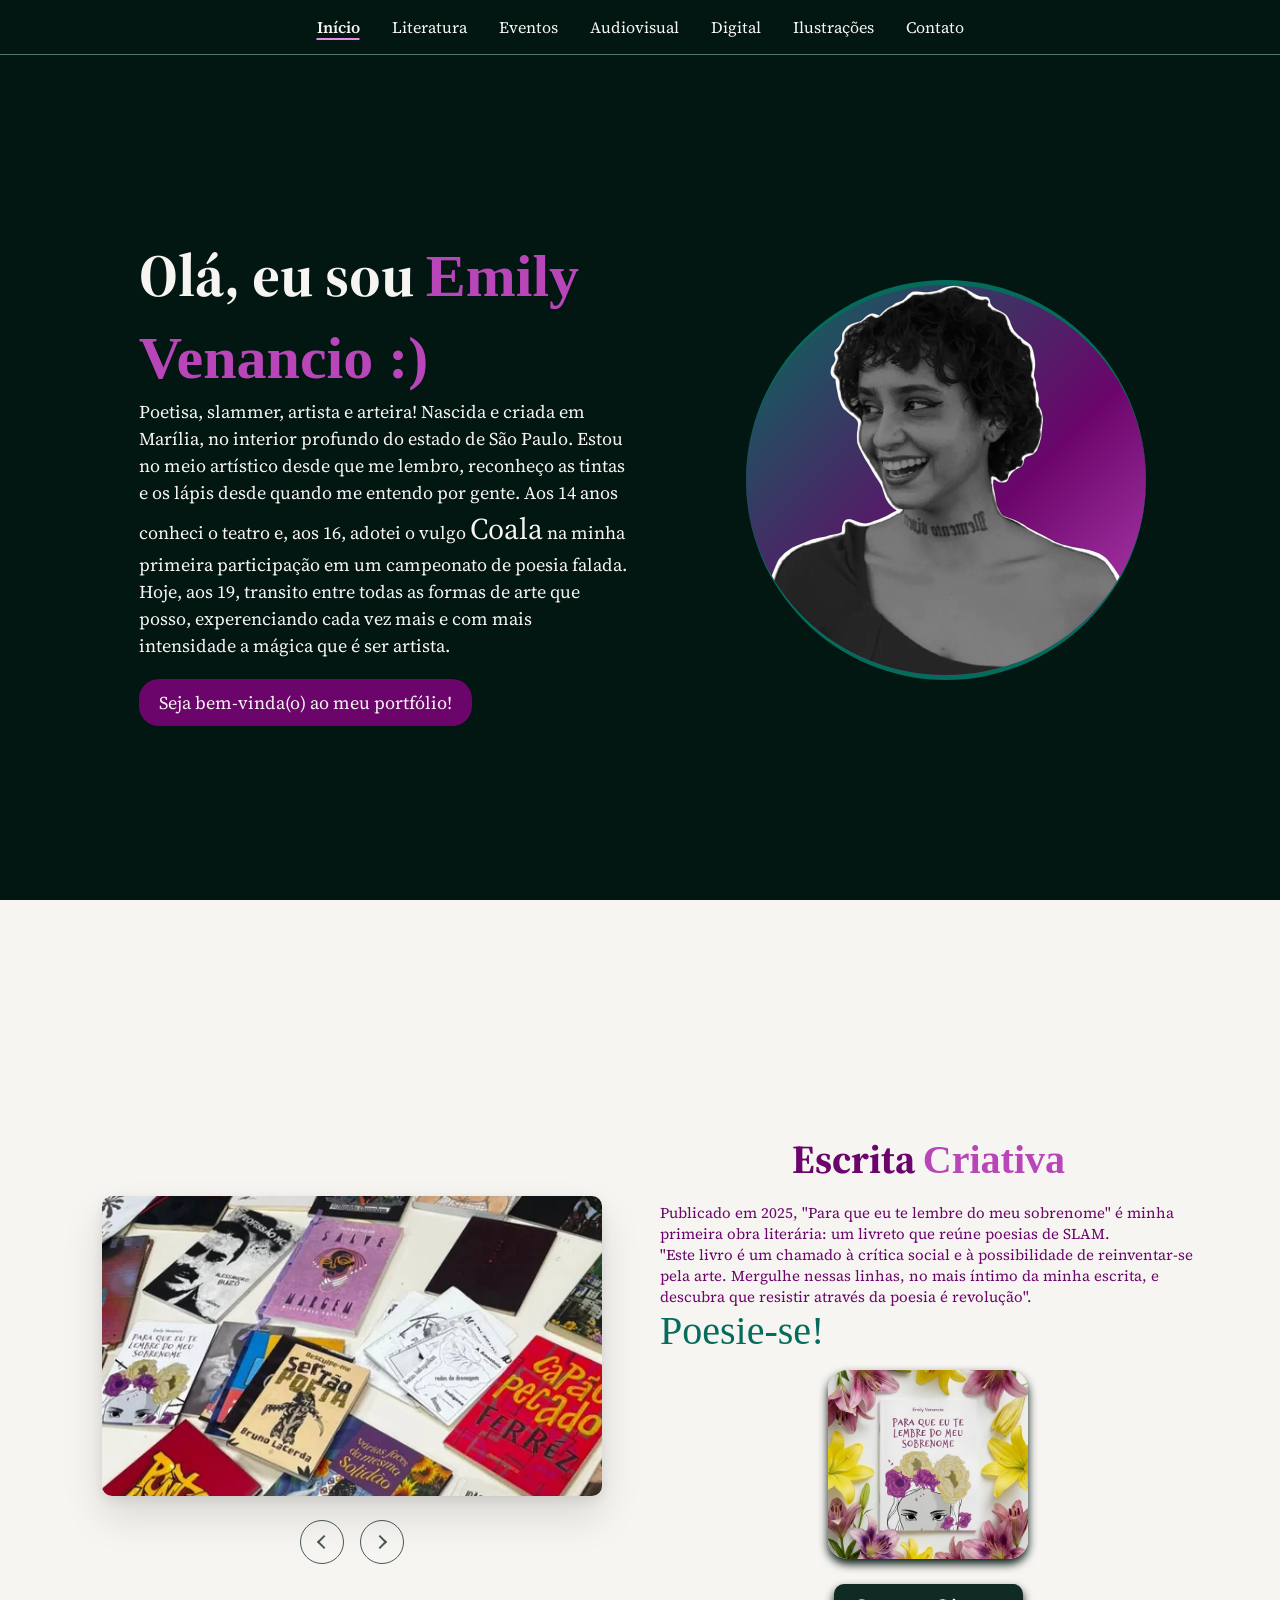
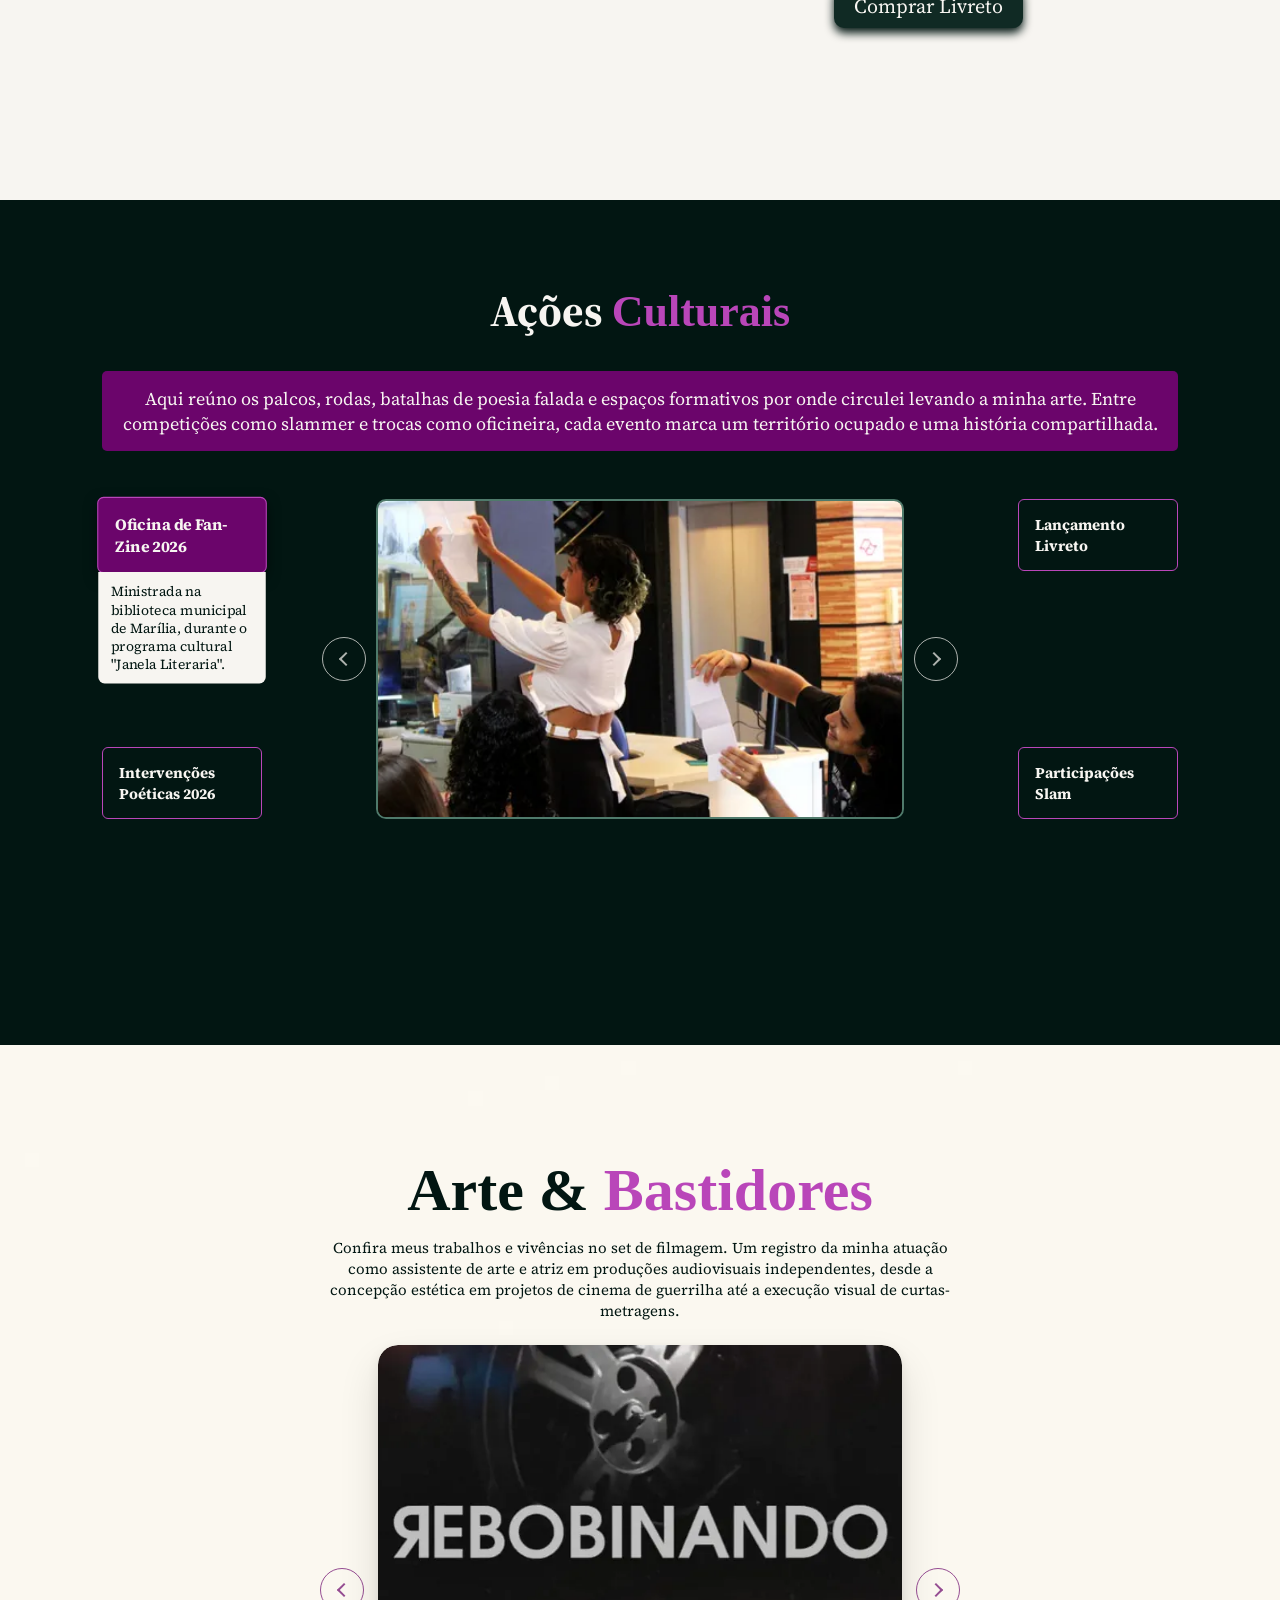
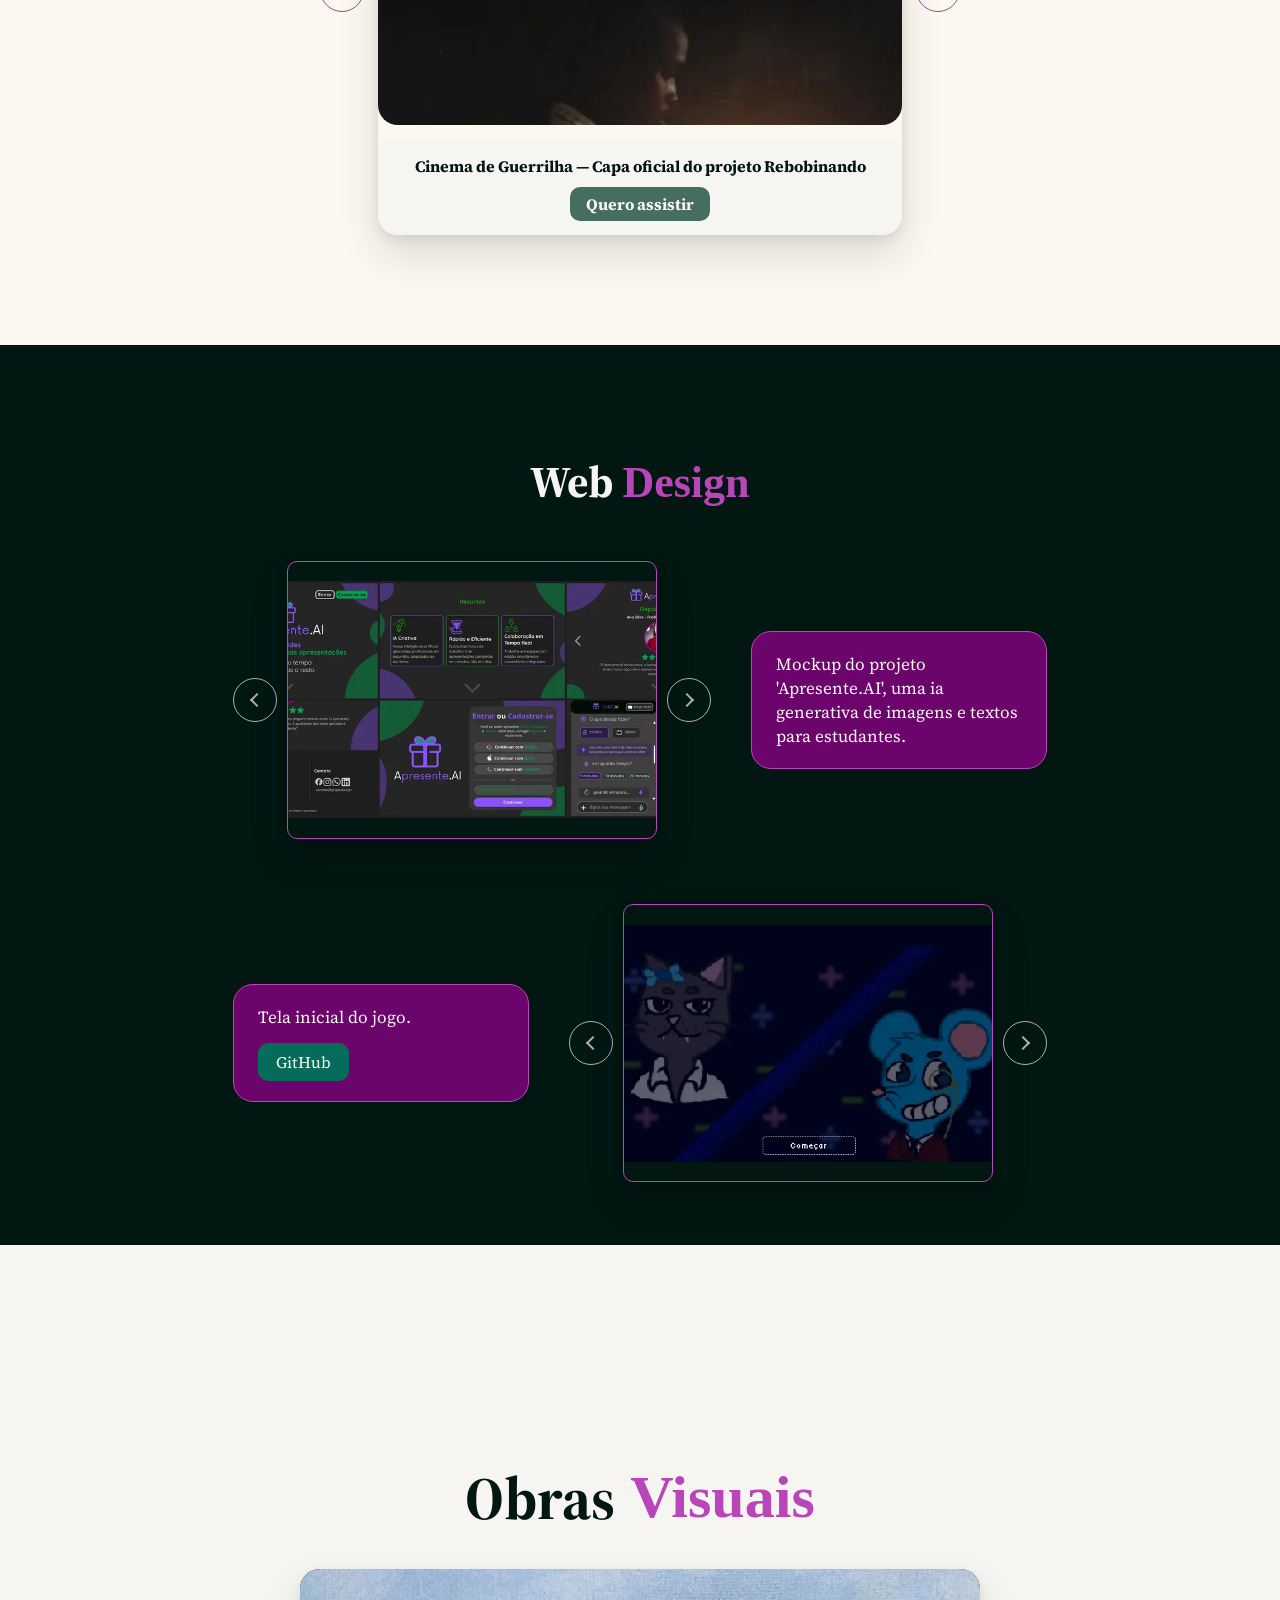
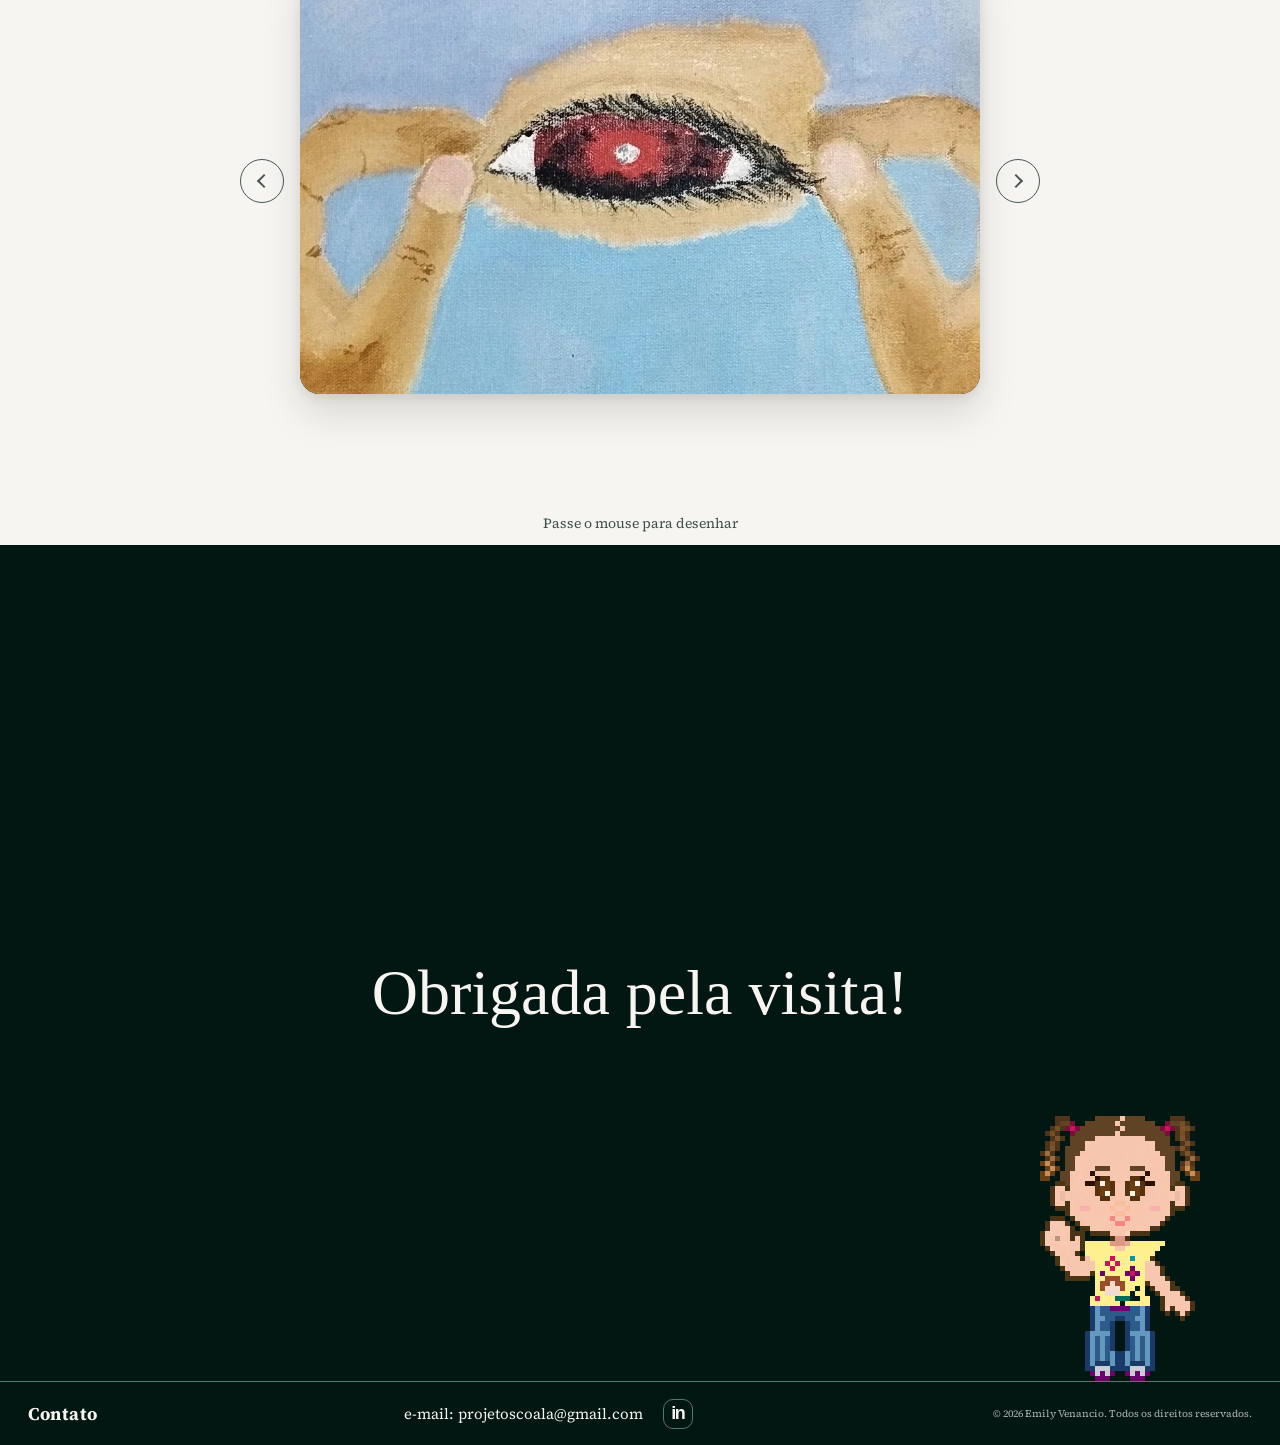
<file: index.html>
<!DOCTYPE html>

<html lang="pt-BR">

<head>

    <meta charset="UTF-8">

    <meta name="viewport" content="width=device-width, initial-scale=1.0">

    <title>Emily Venancio</title>

    <meta name="description" content="Portfólio de Emily Venancio, artista de Marília: poesia falada, literatura, ações culturais, audiovisual, projetos digitais e artes visuais.">

    <meta name="theme-color" content="#021612">

    <meta property="og:type" content="website">

    <meta property="og:locale" content="pt_BR">

    <meta property="og:site_name" content="Emily Venancio">

    <meta property="og:title" content="Emily Venancio — Portfólio artístico">

    <meta property="og:description" content="Poesia falada, literatura, ações culturais, audiovisual, projetos digitais e artes visuais.">

    <meta property="og:image" content="https://raw.githubusercontent.com/emilyvenancio/PortifolioArtes/main/imagens/emily/imgPrincipal.webp">

    <meta property="og:image:alt" content="Retrato de Emily Venancio">

    <meta property="og:image:width" content="800">

    <meta property="og:image:height" content="800">

    <link rel="icon" type="image/svg+xml" href="./favicon.svg">

    <link rel="preconnect" href="https://fonts.googleapis.com">

    <link rel="preconnect" href="https://fonts.gstatic.com" crossorigin>

    <link href="https://fonts.googleapis.com/css2?family=Crafty+Girls&family=Source+Serif+4:ital,opsz,wght@0,8..60,200..900;1,8..60,200..900&display=swap" rel="stylesheet">

    <link rel="stylesheet" href="./style/reset.css">

    <link rel="stylesheet" href="./style/style.css">

    <script src="./src/scripts.js" defer></script>

</head>

<body>

    <header>

        <nav>

             <button type="button" id="btnMenu" aria-label="Abrir menu" aria-expanded="false" aria-controls="navbar">

        <span></span><span></span><span></span>

    </button>

    <ul id="navbar">

    <li class="navitem"><a href="#apresentacao">Início</a></li>

    <li class="navitem"><a href="#literatura">Literatura</a></li>

    <li class="navitem"><a href="#eventos">Eventos</a></li>

    <li class="navitem"><a href="#audiovisual">Audiovisual</a></li>

    <li class="navitem"><a href="#projetosDigitais">Digital</a></li>

    <li class="navitem"><a href="#ilustracoes">Ilustrações</a></li>

    <li class="navitem"><a href="#contato">Contato</a></li>

    </ul>

        </nav>

    </header>

    <main>

        <section id="apresentacao">

            <div id="textHome">

                <h1>

                    Olá, eu sou

                    <span class="segundaPalavra">Emily Venancio :)</span>

                </h1>

                <p id="textTit">

                    Poetisa, slammer, artista e arteira! Nascida e criada em Marília,

                     no interior profundo do estado de São Paulo. Estou no meio artístico desde que me lembro,

                    reconheço as tintas e os lápis desde quando me entendo por gente. Aos 14 anos conheci o teatro e, aos 16, 

                    adotei o vulgo <span id="coala">Coala</span> na minha primeira participação em um campeonato de poesia falada. Hoje, aos 19, transito

                     entre todas as formas de arte que posso, experenciando cada vez mais e com mais intensidade a mágica que é ser artista.<br>

                     <span id="boasVindas"> Seja bem-vinda(o) ao meu portfólio!</span>

                </p>

            </div>

            <img
                id="imgHome"
                src="./imagens/emily/imgPrincipal.webp"
                alt="Foto de Emily Venancio" fetchpriority="high" decoding="async">
        </section>

        <section id="literatura">

            <div class="carrossel">

                <div class="imgCarrossel">

                    <img

                        src="./imagens/literatura/zineLivros.webp"

                        alt="Zines e livros"

                        class="slider ativo" loading="lazy" decoding="async">

                    <img

                        src="./imagens/literatura/zineEmily.webp"

                        alt="Emily com seu zine"

                        class="slider" loading="lazy" decoding="async">

                    <img

                        src="./imagens/literatura/livretopremioslam.webp"

                        alt="Livreto e premiações"

                        class="slider" loading="lazy" decoding="async">

                    <img

                        src="./imagens/literatura/zineMesa.webp"

                        alt="Zines expostos sobre uma mesa"

                        class="slider" loading="lazy" decoding="async">

                </div>

                <div id="botoesCarrossel">

                    <button type="button"

                        id="voltarCarrossel"

                        class="seta seta-voltar"

                        aria-label="Anterior"

                    ></button>

                    <button type="button"

                        id="avancarCarrossel"

                        class="seta seta-avancar"

                        aria-label="Próximo"

                    ></button>

                </div>

            </div>

            <div id="livreto">

                <h2 id="titLiteratura">

                    Escrita <span class="segundaPalavra">Criativa</span> 

                </h2>

                <p class="textLiteratura">

                    Publicado em 2025, "Para que eu te lembre do meu sobrenome" 

                    é minha primeira obra literária: um livreto que reúne poesias de SLAM. <br>

                    "Este livro é um chamado à crítica social e à possibilidade de reinventar-se pela arte.

                    Mergulhe nessas linhas, no mais íntimo da minha escrita, e descubra que resistir através da poesia

                    é revolução". <br>

                    <span id="textLiv">Poesie-se!</span>
                </p>
                <div id="livro">
                    <img

                        class="livroImg"

                        src="./imagens/literatura/livrovenda.webp"

                        alt="Capa do livro disponível para compra" loading="lazy" decoding="async">

                    <a

                        id="compraLivro"

                        href="https://docs.google.com/forms/d/1WksNWnHS6Vwn8pEGz-zRGq9TpO-a3-dG3RsVVjNHo3Y/viewform?edit_requested=true&pli=1" target="_blank" rel="noopener noreferrer">

                        Comprar Livreto

                    </a>

                </div>

            </div>

        </section>

        <section id="eventos">

            <div id="cabecalhoEv">

                <h2 id="tituloEventos">

                    Ações <span class="segundaPalavra">Culturais</span>

                </h2>

                <p id="subEventos">

                    Aqui reúno os palcos, rodas, batalhas de poesia falada e espaços formativos por onde circulei levando a minha arte. 

                    Entre competições como slammer e trocas como oficineira, 

                    cada evento marca um território ocupado e uma história compartilhada.

                </p>

            </div>

            <div id="palcoEv">

                <div class="colunaCardsEv esq">

                    <div

                        class="cardEv"

                        role="button"

                        tabindex="0"

                        aria-pressed="false"

                        data-evento="oficina"

                    >

                        <h3>Oficina de Fan-Zine 2026</h3>

                        <div class="painelEv">

                            <p>

                               Ministrada na biblioteca municipal de Marília, durante o programa cultural "Janela Literaria".

                            </p>

                        </div>

                    </div>

                    <div

                        class="cardEv"

                        role="button"

                        tabindex="0"

                        aria-pressed="false"

                        data-evento="intervencoes"

                    >

                        <h3>Intervenções Poéticas 2026</h3>

                        <div class="painelEv">

                            <p>

                                Realizadas a convite dos coletivos NOSOTRAS e POVOADA, na escola Reiko e durante uma iniciativa cultutual contra a cultura do estupro.

                            </p>

                        </div>

                    </div>

                </div>

                <div class="carrosselEv">

                    <button type="button"

                        id="voltarEv"

                        class="seta seta-voltar"

                        aria-label="Foto anterior"

                    ></button>

                    <div class="slidesEv">

                        <img

                            src="./imagens/eventos/oficinaZIne/ofcZine.webp"

                            alt="Emily orienta participantes durante uma oficina de fanzine em uma biblioteca."

                            class="slideEv ativo"

                            data-evento="oficina" loading="lazy" decoding="async">

                        <img

                            src="./imagens/eventos/oficinaZIne/ofcZine2.webp"

                            alt="Participantes dobram e recortam papéis em uma oficina de fanzine na biblioteca."

                            class="slideEv"

                            data-evento="oficina" loading="lazy" decoding="async">

                        <img

                            src="./imagens/eventos/oficinaZIne/ofcZine3.webp"

                            alt="Emily mostra um fanzine pronto ao grupo durante a oficina."

                            class="slideEv"

                            data-evento="oficina" loading="lazy" decoding="async">

                        <img

                            src="./imagens/eventos/oficinaZIne/ofcZine4.webp"

                            alt="Participante desenha corações em seu fanzine artesanal."

                            class="slideEv"

                            data-evento="oficina" loading="lazy" decoding="async">

                        <img

                            src="./imagens/eventos/intervencaoPovoada/povoada2.webp"

                            alt="Arte de divulgação de intervenção poética com o retrato de Coala e um megafone."

                            class="slideEv"

                            data-evento="intervencoes" loading="lazy" decoding="async">

                        <img

                            src="./imagens/eventos/intervencaoPovoada/povoada2026.webp"

                            alt="Emily declama ao microfone durante uma intervenção poética."

                            class="slideEv"

                            data-evento="intervencoes" loading="lazy" decoding="async">

                        <img

                            src="./imagens/eventos/intervencaoReiko/intRk1.webp"

                            alt="Participantes reunidos diante de cartazes durante uma intervenção poética na Escola Reiko."

                            class="slideEv"

                            data-evento="intervencoes" loading="lazy" decoding="async">

                        <img

                            src="./imagens/eventos/intervencaoReiko/intRk2.webp"

                            alt="Emily lê um poema ao microfone durante uma intervenção na Escola Reiko."

                            class="slideEv"

                            data-evento="intervencoes" loading="lazy" decoding="async">

                        <img

                            src="./imagens/eventos/intervencaoReiko/intRk3.webp"

                            alt="Emily e três participantes posam juntos diante de cartazes poéticos na Escola Reiko."

                            class="slideEv"

                            data-evento="intervencoes" loading="lazy" decoding="async">

                        <img

                            src="./imagens/eventos/intervencaoReiko/stencilRk.webp"

                            alt="Cartazes com retrato de Coala e versos de poesia colados em um mural."

                            class="slideEv"

                            data-evento="intervencoes" loading="lazy" decoding="async">

                        <img

                            src="./imagens/eventos/slamSubterraneo/sub2026.webp"

                            alt="Emily apresenta seu livreto ao público ao ar livre, com microfone e celular na mão."

                            class="slideEv"

                            data-evento="lancamento" loading="lazy" decoding="async">

                        <img

                            src="./imagens/eventos/slamSubterraneo/sub20261.webp"

                            alt="Texto de apresentação de Emily e do livreto Para que eu te lembre do meu sobrenome."

                            class="slideEv"

                            data-evento="lancamento" loading="lazy" decoding="async">

                        <img

                            src="./imagens/eventos/slamSubterraneo/subterraneo.webp"

                            alt="Cartaz do lançamento do livreto com retrato de Emily e data 23 de maio."

                            class="slideEv"

                            data-evento="lancamento" loading="lazy" decoding="async">

                        <img

                            src="./imagens/eventos/slamSubterraneo/subt2.webp"

                            alt="Cartaz de divulgação do livreto de Emily Venancio."

                            class="slideEv"

                            data-evento="lancamento" loading="lazy" decoding="async">

                        <img

                            src="./imagens/eventos/semanaHiphop/slamsh.webp"

                            alt="Emily declama ao microfone em um evento da Semana HipHop."

                            class="slideEv"

                            data-evento="slam" loading="lazy" decoding="async">

                        <img

                            src="./imagens/eventos/semanaHiphop/slamsh1.webp"

                            alt="Emily segura o microfone e o celular enquanto recita na Semana HipHop."

                            class="slideEv"

                            data-evento="slam" loading="lazy" decoding="async">

                        <img

                            src="./imagens/eventos/semanaHiphop/slamSh2.webp"

                            alt="Emily recita ao microfone de perfil durante a Semana HipHop."

                            class="slideEv"

                            data-evento="slam" loading="lazy" decoding="async">

                        <img

                            src="./imagens/eventos/slamNacasa/nacasafev.webp"

                            alt="Emily consulta o celular ao microfone durante uma edição de fevereiro do Slam na Casa."

                            class="slideEv"

                            data-evento="slam" loading="lazy" decoding="async">

                        <img

                            src="./imagens/eventos/slamNacasa/nacasmar.webp"

                            alt="Artista se apresenta de costas para o público durante uma edição do Slam na Casa."

                            class="slideEv"

                            data-evento="slam" loading="lazy" decoding="async">

                        <img

                            src="./imagens/eventos/slamTransbordar/slamT.webp"

                            alt="Emily recita ao microfone durante o Slam Transbordar."

                            class="slideEv"

                            data-evento="slam" loading="lazy" decoding="async">

                        <img

                            src="./imagens/eventos/slamTransbordar/transbordar.webp"

                            alt="Participantes e organizadores reunidos ao final do Slam Transbordar, segurando a faixa do evento."

                            class="slideEv"

                            data-evento="slam" loading="lazy" decoding="async">

                    </div>

                    <button type="button"

                        id="avancarEv"

                        class="seta seta-avancar"

                        aria-label="Próxima foto"

                    ></button>

                </div>

                <div class="colunaCardsEv dir">

                    <div

                        class="cardEv"

                        role="button"

                        tabindex="0"

                        aria-pressed="false"

                        data-evento="lancamento"

                    >

                        <h3>Lançamento Livreto</h3>

                        <div class="painelEv">

                            <p>

                                Relançamento do livreto no SLAM  mais antigo da cidade (SLAM SUBTERRANEO).

                            </p>

                        </div>

                    </div>

                    <div

                        class="cardEv"

                        role="button"

                        tabindex="0"

                        aria-pressed="false"

                        data-evento="slam"

                    >

                        <h3>Participações Slam</h3>

                        <div class="painelEv">

                            <p>

                                Participações como slammer em competições de poesia falada promovidas por: Semana do HIHHOP, Slam Na casa e Slam Transbordar.

                            </p>

                        </div>

                    </div>

                </div>

            </div>

        </section>

        <section id="audiovisual">

            <div class="fundoAudio">

                <div class="audiovisual-container">

                    <h2 class="titAudiovisual">

                        Arte & <span class="segundaPalavra">Bastidores</span>

                    </h2>

                    <p class="descAudiovisual">

                        Confira meus trabalhos e vivências no set de filmagem. 

                        Um registro da minha atuação como assistente de arte e atriz em produções audiovisuais independentes,

                         desde a concepção estética em projetos de cinema de guerrilha até a execução visual de curtas-metragens.

                    </p>

                    <div class="carrossel-audio">

                        <button type="button"

                            id="voltarAudio"

                            class="seta seta-voltar"

                            aria-label="Anterior"

                        ></button>

                        <div class="audio-slides-wrapper">

                            <div class="audio-slide ativo">

                                <img

                                    src="./imagens/audiovisual/rebobinando/capaReb.webp"

                                    alt="Capa Rebobinando" loading="lazy" decoding="async">

                                <div class="legenda-slide">

                                    <p>

                                        Cinema de Guerrilha — Capa oficial do projeto Rebobinando

                                    </p>

                                    <a id="linkCurta" href="https://youtu.be/HTSyKHKaIrQ?si=tpW2XxJuQ_gCn27s">Quero assistir</a>

                                </div>

                            </div>

                            <div class="audio-slide">

                                <img

                                    src="./imagens/audiovisual/rebobinando/mkofReb.webp"

                                    alt="Making of Rebobinando" loading="lazy" decoding="async">

                                <p class="legenda-slide">

                                    Oficina de Cinema de Guerrilha —

                                    Bastidores de Rebobinando

                                </p>

                            </div>

                            <div class="audio-slide">

                                <img

                                    src="./imagens/audiovisual/shadenfreude/mkofSha.webp"

                                    alt="Making of Schadenfreude" loading="lazy" decoding="async">

                                <p class="legenda-slide">

                                    Curta-metragem Schadenfreude —

                                    Making of e montagem de cena

                                </p>

                            </div>

                            <div class="audio-slide">

                                <img

                                    src="./imagens/audiovisual/neo-m/divulgaNeom.webp"

                                    alt="Divulgação Neo-M" loading="lazy" decoding="async">

                                <p class="legenda-slide">

                                    Curta-metragem / Projeto Neo-M —

                                    Material de divulgação

                                </p>

                            </div>

                        </div>

                        <button type="button"

                            id="avancarAudio"

                            class="seta seta-avancar"

                            aria-label="Próximo"

                        ></button>

                    </div>

                </div>

            </div>

        </section>

        <section id="projetosDigitais">

            <h2 id="tituloProjetos">

                Web <span class="segundaPalavra">Design</span>

            </h2>

            <div id="wiframes" class="projeto">

                <div class="carrosselProj">

                    <button type="button"

                        class="seta seta-voltar"

                        aria-label="Anterior"

                    ></button>

                    <div class="slidesProj">

                        <img

                            src="./imagens/projetosDigitais/apresenteaiMockupGrid.webp"

                            alt="Mockups Apresente.aí"

                            class="slideProj ativo"

                            data-texto="Mockup do projeto 'Apresente.AI', uma ia generativa de imagens e textos para estudantes." loading="lazy" decoding="async">

                        <img

                            src="./imagens/projetosDigitais/bobieMockupGrid.webp"

                            alt="Mockups Bobie"

                            class="slideProj"

                            data-texto="Mockups do projeto Bobie, um site para adoção de pets." loading="lazy" decoding="async">

                    </div>

                    <button type="button"

                        class="seta seta-avancar"

                        aria-label="Próximo"

                    ></button>

                </div>

                <div class="explicacaoProj">

                    <p>

                        Mockup do projeto 'Apresente.AI', uma ia generativa de imagens e textos para estudantes.

                    </p>

                </div>

            </div>

            <div id="jogoMat" class="projeto">

                <div class="carrosselProj">

                    <button type="button"

                        class="seta seta-voltar"

                        aria-label="Anterior"

                    ></button>

                    <div class="slidesProj">

                        <img

                            src="./imagens/projetosDigitais/inicioGame.webp"

                            alt="Tela inicial do jogo"

                            class="slideProj ativo"

                            data-texto="Tela inicial do jogo." loading="lazy" decoding="async">

                        <img

                            src="./imagens/projetosDigitais/selecaoGame.webp"

                            alt="Tela de seleção do jogo"

                            class="slideProj"

                            data-texto="Tela de seleção do jogo." loading="lazy" decoding="async">

                        <img

                            src="./imagens/projetosDigitais/principalGame.webp"

                            alt="Tela principal do jogo"

                            class="slideProj"

                            data-texto="Tela principal do jogo." loading="lazy" decoding="async">

                    </div>

                    <button type="button"

                        class="seta seta-avancar"

                        aria-label="Próximo"

                    ></button>

                </div>

                <div class="explicacaoProj">

                    <p>

                        Jogo matematica computacional.

                    </p>

                    <a href="https://emilyvenancio.github.io/paginaPersonagem/" >

                        GitHub

                    </a>

                </div>

            </div>

        </section>

        <section id="ilustracoes">

            <canvas id="telaPintura"></canvas>

            <p id="dicaIlus" aria-hidden="true">Passe o mouse para desenhar</p>

            <div class="conteudoIlus">

                <h2 id="tituloIlustracoes">

                    Obras <span class="segundaPalavra">Visuais</span>

                </h2>

                <div class="carrosselIlus">

                    <button type="button"

                        class="seta seta-voltar"

                        aria-label="Anterior"

                    ></button>

                    <div class="slidesIlus">

                        <img

                            src="./imagens/ilustracoes/olhosIlustra.webp"

                            alt="Olho vermelho pintado sobre uma tela azul, entre duas mãos."

                            class="slideIlus ativo" loading="lazy" decoding="async">

                        <img

                            src="./imagens/ilustracoes/loucoIlustra.webp"

                            alt="Mulher de cabelos loiros e vestido verde acompanha um gato em um campo."

                            class="slideIlus" loading="lazy" decoding="async">

                        <img

                            src="./imagens/ilustracoes/kaliIlustra.webp"

                            alt="Retrato de Kali com pele azul, olhos dourados e a língua para fora."

                            class="slideIlus" loading="lazy" decoding="async">
                         <img

                            src="./imagens/ilustracoes/derekIlustra.webp"

                            alt="Retrato em aquarela de um bebê com olhos azuis."

                            class="slideIlus" loading="lazy" decoding="async">
                           <img

                            src="./imagens/ilustracoes/carnavalIlustra.webp"

                            alt="Rosto desenhado em preto e branco, cercado por flores e folhas."

                            class="slideIlus" loading="lazy" decoding="async">
                        <img

                            src="./imagens/ilustracoes/bruxaIlustra.webp"

                            alt="Bruxa de chapéu marrom, cabelos verdes e a palavra movimento escrita no pescoço."

                            class="slideIlus" loading="lazy" decoding="async">
                        <img

                            src="./imagens/ilustracoes/alergiaIlustra.webp"

                            alt="Retrato de uma pessoa sorrindo, com cabelo amarelo e a palavra alergia ao fundo."

                            class="slideIlus" loading="lazy" decoding="async">
                        <img

                            src="./imagens/ilustracoes/ouroborosIlustra.webp"

                            alt="Serpente verde e preta enrolada em um círculo, com língua vermelha."

                            class="slideIlus" loading="lazy" decoding="async">

                    </div>

                    <button type="button"

                        class="seta seta-avancar"

                        aria-label="Próximo"

                    ></button>

                </div>

            </div>

        </section>

    </main>

   <footer id="contato">

    <div id="agradecimentos">

        <p id="textAgr">Obrigada pela visita!</p>

        <figure id="gifPixel">

            <img src="./imagens/footer/persona.gif" alt="" loading="lazy" decoding="async">

        </figure>

    </div>

        <div id="infoRodape">

            <h2 id="tituloCtt">Contato</h2>

            <div id="contato1">

                <a id="email" href="mailto:projetoscoala@gmail.com">e-mail: projetoscoala@gmail.com</a>

                <a id="linkedin" href="https://www.linkedin.com/in/emily-vitória-661117257?utm_source=share_via&utm_content=profile&utm_medium=member_android" target="_blank" rel="noopener noreferrer" aria-label="LinkedIn"><span class="iconeLinkedin" aria-hidden="true">in</span></a>

            </div>

            <p id="copyright">&copy; 2026 Emily Venancio. Todos os direitos reservados.</p>

        </div>

    </footer>

</body>

</html>
</file>
<file: style/style.css>
:root {

    --tamSeta: 44px;

    --margemLateral: clamp(16px, 6.5vw, 120px); 

    --margemTopo: 100px;                       

    --margemBaixo: 40px;

}

*,
*::before,
*::after {
    box-sizing: border-box;
}

html {
    width: 100%;
    overflow-x: clip;
}

body {
    overflow-x: clip;

    background-color: #021612;

    color: #F7F5F1;

    font-family: "Source Serif 4", serif;

    width: 100%;
    min-width: 0;

}

section {

    position: relative;

    min-height: 100dvh;

    width: 100%;
    padding: var(--margemTopo) var(--margemLateral) var(--margemBaixo);

}

h1,
h2 {

    font-size: clamp(35px, 6vw, 60px);

}

.seta {

    --cor: var(--corSeta, #F7F5F1);

    flex: 0 0 auto;

    width: var(--tamSeta);

    height: var(--tamSeta);

    padding: 0;

    border: 1px solid var(--cor);

    border-radius: 50%;

    background: transparent;

    cursor: pointer;

    display: flex;

    align-items: center;

    justify-content: center;

    opacity: .7;

    transition: opacity .2s, transform .2s;

}

.seta::before {

    content: "";

    width: 10px;

    height: 10px;

    border-top: 2px solid var(--cor);

    border-right: 2px solid var(--cor);

}

.seta-avancar::before { transform: rotate(45deg);   margin-right: 4px; }

.seta-voltar::before  { transform: rotate(-135deg); margin-left: 4px; }

.seta:hover { opacity: 1; transform: scale(1.08); }

.seta:focus-visible { outline: 2px solid var(--cor); outline-offset: 3px; }

@media (max-width: 600px) {

    :root { --tamSeta: 38px; }

}

nav {

    position: fixed;

    top: 0;

    width: 100%;

    background-color: var(--navFundo, #021612);

    color: #F7F5F1;

    border-bottom: 1px solid #4f7a6b;

    z-index: 100;

    transition: background-color .3s, color .3s;

}

nav.sobre-claro { color: #021612; }

#navbar {

    display: flex;

    flex-wrap: wrap;

    gap: 6px 16px;

    list-style: none;

    font-size: 15px;

    justify-content: center;

    padding: 8px;

}

.navitem {
    font-size: 16px;

    border-radius: 20px;

    transition: background-color .2s, color .2s, transform .2s, box-shadow .2s;

    padding: 4px;

}

.navitem:hover,

.navitem:focus-within {

    background-color: #6B056B;

    color: #F7F5F1;

    transform: translateY(-2px);

    box-shadow: 0 4px 10px rgba(0, 0, 0, .35);

}

.navitem.ativo {
    background-color: transparent;
    color: inherit;
    box-shadow: none;
}

.navitem.ativo a {
    font-weight: 600;
    text-decoration: underline;
    text-decoration-color: #e78de7;
    text-decoration-thickness: 2px;
    text-underline-offset: 5px;
}

nav.sobre-claro .navitem.ativo a {
    text-decoration-color: #6B056B;
}

.navitem a {

    display: block;

    padding: 4px;

}

#btnMenu {

    display: none;

    flex-direction: column;

    align-items: center;

    justify-content: center;

    gap: 6px;

    width: 44px;

    height: 44px;

    margin: 6px 10px 6px auto;

    padding: 0;

    color: #b946b9;

    background: transparent;

    border: none;

}

#btnMenu span {

    display: block;

    width: 26px;

    height: 3px;

    border-radius: 2px;

    background-color: currentColor;

    transition: transform .3s, opacity .3s;

}

#btnMenu[aria-expanded="true"] span:nth-child(1) { transform: translateY(9px) rotate(45deg); }

#btnMenu[aria-expanded="true"] span:nth-child(2) { opacity: 0; }

#btnMenu[aria-expanded="true"] span:nth-child(3) { transform: translateY(-9px) rotate(-45deg); }

#btnMenu:focus-visible { outline: 2px solid currentColor; outline-offset: 2px; }

@media (max-width: 700px) {

    #btnMenu { display: flex; }

    #navbar {

        display: none;

        flex-direction: column;

        gap: 8px;

        padding: 8px 12px 12px;

        font-size: 16px;

        text-align: center;

    }

    nav.aberto #navbar { display: flex; }

}

#apresentacao {

    gap:10%;

    display: flex;

    align-items: center;

    justify-content: center;

}

#apresentacao img {

    max-width: 400px;

    min-width: 30px;

    aspect-ratio: 1 / 1;

    object-fit: cover;

    border-radius: 50%;

    border-top: 5px solid #056C5C;

    border-bottom: 5px solid #056c5c;

    background: linear-gradient(135deg, #056C5C 0%, #6B056B 60%, #b946b9 100%);


}

#textHome {

    max-width: 45%;

    display: flex;

    flex-direction: column;

    align-items: flex-start;

    font-size: 14px;

    padding: 5px;

}

#textTit{

    font-size: 18px;

    line-height: 1.5;

}

#coala { font-size: 30px; }

.segundaPalavra {

    font-family: "Crafty Girls", cursive;

    color: #b946b9;

}

#boasVindas {

    display: inline-flex;          

    align-items: center;           

    justify-content: center;       

    text-align: center;          

    width: auto;                   

    max-width: 100%;               

    margin-top: 20px;

    padding: 10px 20px;           

    border-radius: 20px;

    color: #F7F5F1;

    background-color: #6B056B;

    box-sizing: border-box;

}

@media (max-width: 800px) {

    #apresentacao {

        flex-direction: column;

        gap: 28px;

    }

    #textHome {

        width: 100%;

        max-width: 100%;

        min-width: 0;

        align-items: center;

        text-align: center;

    }

    #apresentacao img { max-width: min(60%, 250px); }

}

#literatura {

    --corSeta: #021612;

    background-color: #F7F5F1;

    display: flex;

    align-items: center;

    justify-content: center;

    gap: 40px;

}

#titLiteratura { font-size: clamp(28px, 4.5vw, 40px); }

.textLiteratura { font-size: 15px; }

#textLiv {

    font-family: "Crafty Girls", cursive;

    color: #056C5C ;

    font-size: 40px;

}

.carrossel {

    flex: 1 1 50%;

    min-width: 0;

    display: flex;

    flex-direction: column;

    align-items: center;

    justify-content: center;

    gap: 24px;

}

.imgCarrossel {

    overflow: hidden;

    position: relative;

    width: 100%;

    max-width: 500px;

    aspect-ratio: 5 / 3;

    box-shadow: 0 20px 40px rgba(0, 0, 0, 0.12), 0 4px 12px rgba(0, 0, 0, 0.08);

    border-radius: 10px;

}

.slider {

    position: absolute;

    inset: 0;

    width: 100%;

    height: 100%;

    object-fit: cover;

    display: none;

}

.slider.ativo { display: block; }

#botoesCarrossel {

    display: flex;

    gap: 16px;

    justify-content: center;

}

#livreto {

    position: relative;

    flex: 1 1 50%;

    min-width: 0;

    max-width: 50vw;

    display: flex;

    flex-direction: column;

    align-items: center;

    gap: 16px;

    background-color: #F7F5F1;

    color: #6B056B;

    z-index: 0;

}

#livro {

    display: flex;

    flex-direction: column;

    align-items: center;

    justify-content: center;

    gap: 25px;

}

#livro img {

    max-width: 200px;

    border-radius: 10%;

    box-shadow: 0 5px 10px rgb(2, 22, 18);

}

#compraLivro {

    padding: 8px 20px;

    font-size: 20px;

    color: #F7F5F1;

    border-radius: 10px;

    border: none;

    background-color: #102a24;

    box-shadow: 0 5px 10px rgb(2, 22, 18);

}

@media (max-width: 800px) {

    #literatura {

        flex-direction: column;

        gap: 32px;

    }

    .carrossel, #livreto {

        flex: none;

        width: 100%;

        max-width: 100%;

    }

}

#eventos {

    display: flex;

    flex-direction: column;

    padding-top: 70px;

    padding-inline: clamp(24px, 8vw, 150px);

    scroll-margin-top: 55px;
}

@media (max-width: 700px) {
    #eventos {
        min-height: calc(100dvh - 57px);
        scroll-margin-top: 57px;
    }
}

#tituloEventos {

    width: 100%;

    padding: 10px 15px;

    color: #F7F5F1;

    font-size: clamp(35px, 5vw, 44px);

    text-align: center;

}

#subEventos {

    margin-top: 20px;

    width: 100%;

    padding: 15px 20px;

    color: #F7F5F1;

    background-color: #6B056B;

    font-size: clamp(15px, 2.2vw, 18px);

    text-align: center;

    border-radius: 5px;

}

#palcoEv {

    display: grid;

    grid-template-columns: 1fr minmax(0, 636px) 1fr;

    gap: 60px;

    width: 100%;

    max-width: 1200px;

    margin: 48px auto 0;

    padding-bottom: 0;

}

.colunaCardsEv {

    display: flex;

    flex-direction: column;

    justify-content: space-between;

}

.colunaCardsEv.esq { align-items: flex-end; }

.colunaCardsEv.dir { align-items: flex-start; }

.cardEv {

    position: relative;

    width: 100%;

    max-width: 190px;

    padding: 14px 16px;

    background-color: #021612;

    color: #F7F5F1;

    border-radius: 6px;

    border: 1px solid #b946b9;

    cursor: pointer;

    transition: background-color .3s, color .3s, transform .3s, box-shadow .3s;

}

.cardEv:focus-visible {
    outline: 3px solid #F7F5F1;
    outline-offset: 3px;
}

.cardEv h3 { font-size: 15px; }

.cardEv.ativo {

    background-color: #6B056B;

    color: #F7F5F1;

    transform: scale(1.06);

    box-shadow: 0 5px 12px rgba(0, 0, 0, .5);

    z-index: 2;

}

.painelEv {

    position: absolute;

    top: 100%;

    left: 0;

    width: 100%;

    max-height: 0;

    overflow: hidden;

    opacity: 0;

    background-color: #F7F5F1;

    color: #021612;

    font-size: 13px;

    border-radius: 0 0 6px 6px;

    transition: max-height .4s, opacity .3s;

}

.painelEv p { padding: 10px 12px; }

.cardEv.ativo .painelEv { max-height: 220px; opacity: 1; }

.carrosselEv {

    display: grid;

    grid-template-columns: auto minmax(0, 1fr) auto;

    column-gap: 10px;

    align-items: center;

    width: 100%;

}

.slidesEv {

    grid-column: 2;

    grid-row: 1;

    position: relative;

    min-width: 0;

    height: clamp(200px, 40vh, 320px);

    background-color: #021612;

    border: 2px solid #4f7a6b;

    overflow: hidden;

    border-radius: 10px; 

}

#voltarEv  { grid-column: 1; grid-row: 1; }

#avancarEv { grid-column: 3; grid-row: 1; }

.slideEv {

    position: absolute;

    inset: 0;

    width: 100%;

    height: 100%;

    object-fit: cover;

    display: none;

}

.slideEv.ativo { display: block; }

@media (max-width: 1240px) {

    #palcoEv {

        max-width: 760px;

        grid-template-columns: 1fr 1fr;

        align-items: start;

        gap: 16px;

        margin-top: 28px;

        padding-bottom: 0;

    }

    .carrosselEv { grid-column: 1 / -1; grid-row: 1; }

    .colunaCardsEv { display: contents; }

    .slidesEv { height: clamp(150px, 22vw, 200px); }

    .cardEv { max-width: none; }

    .painelEv {

        position: static;

        background: transparent;

        color: inherit;

        border-radius: 0;

    }

    .painelEv p { padding: 10px 0 0; }

    .cardEv.ativo .painelEv { max-height: 400px; }

}

@media (max-width: 480px) {

    #palcoEv { grid-template-columns: 1fr; }

}

@media (min-width: 701px) {
    #eventos {
        min-height: calc(100dvh - 55px);
        padding-bottom: 24px;
    }
}

@media (min-width: 1241px) {
    .colunaCardsEv .cardEv:last-child .painelEv {
        top: auto;
        bottom: 100%;
        border-radius: 6px 6px 0 0;
    }
}

@media (min-width: 701px) and (max-height: 700px) {
    #eventos {
        padding-top: 55px;
        padding-bottom: 16px;
    }

    #tituloEventos { font-size: clamp(32px, 5vw, 40px); }
    #subEventos { font-size: clamp(14px, 2.1vw, 17px); }
    #palcoEv { margin-top: 32px; }
    .slidesEv { height: clamp(150px, 30vh, 220px); }
}

#audiovisual {

    --alturaMidia: clamp(220px, 55vw, 380px);
    min-height: 100dvh;
    box-sizing: border-box;
    background-color: #021612;
    background-image: url(../imagens/audiovisual/fitaCinema.webp);
    background-size: auto 100%;
    background-position: center;
    background-repeat: no-repeat;

    --corSeta: #6b056b;

    display: flex;

    flex-direction: column;

    align-items: center;

    justify-content: center;

    color: #021612;

    padding-top: 20px;

    padding-bottom: 20px;

}

#linkCurta {

    display: inline-flex;

    padding: 6px 16px;

    color: #f7f5f1;

    background-color: #466e60;

    border-radius: 10px;

    align-items: center;

    text-decoration: none;
    transition: background-color .2s, transform .2s, box-shadow .2s;
    margin: 0 auto;

}

#linkCurta:hover,

#linkCurta:focus-within {

    background-color: #6B056B;

    color: #F7F5F1;

    box-shadow: 0 4px 10px rgba(0, 0, 0, .35);

}

.fundoAudio {

    width: 100%;
    min-width: 0;
    min-height: 0;
    flex: 1 1 auto;

    display: flex;

    justify-content: center;

    align-items: center;

}

.audiovisual-container {

    width: 100%;
    min-width: 0;

    max-width: 680px;

    padding: 30px 20px;

    display: flex;

    flex-direction: column;

    align-items: center;

}

.descAudiovisual {

    margin-top: 12px;

    font-size: 15px;

    text-align: center;

}

.carrossel-audio {

    display: grid;
    min-width: 0;

    grid-template-columns: auto minmax(0, 1fr) auto;

    column-gap: 14px;

    align-items: center;

    width: 100%;

    margin-top: 24px;

}

.audio-slides-wrapper { 

    grid-column: 2; 

    grid-row: 1; 

    min-width: 0;

    display: grid;

}

#voltarAudio  { grid-column: 1; grid-row: 1; }

#avancarAudio { grid-column: 3; grid-row: 1; }

.audio-slide { 
    min-width: 0;
    grid-area: 1 / 1;
    align-self: start;
    visibility: hidden;
    pointer-events: none;

    position: relative;

    width: 100%;

    border-radius: 20px; 

    overflow: hidden;    

    box-shadow: 0 20px 40px rgba(0, 0, 0, 0.12), 0 4px 12px rgba(0, 0, 0, 0.08); 

    background-color: transparent;

}

.audio-slide.ativo {
    visibility: visible;
    pointer-events: auto;
}

#audiovisual .audio-slide img,

#audiovisual .audio-slide video {

    display: block;

    width: 100%;

    height: var(--alturaMidia);

    object-fit: cover;

    background-color: #021612;

    border-radius: 20px;

}

#audiovisual .audio-slide video { object-fit: contain; }

.legenda-slide {

    margin-top: 16px; 

    padding: 14px 18px;

    min-height: 24px;

    background-color: #F7F5F1;

    color: #021612;

    font-size: 16px;

    font-weight: bold;

    text-align: center;

    border-radius: 12px;

    box-shadow: 0 4px 12px rgba(0, 0, 0, 0.05);

    display: flex;

    flex-direction: column;

    align-items: center;

    gap: 10px;

}

@media (max-width: 700px) {
    #audiovisual {
        height: auto;
        min-height: 100dvh;
        padding-top: 80px;
        padding-bottom: 30px;
    }
}

@media (max-height: 800px) and (min-width: 701px) {
    #audiovisual {
        height: auto;
        min-height: 100dvh;
        --alturaMidia: clamp(150px, 34vh, 240px);
        padding-top: 12px;
        padding-bottom: 12px;
    }

    .audiovisual-container { padding: 12px 20px; }

    .descAudiovisual { margin-top: 8px; }

    .carrossel-audio { margin-top: 16px; }
}

@media (max-height: 620px) and (min-width: 701px) {
    #audiovisual {
        padding-top: 70px;
        --alturaMidia: clamp(130px, 30vh, 220px);
    }
}

@media (max-width: 600px) {

    .audiovisual-container { padding: 20px 10px; }

    .carrossel-audio { column-gap: 8px; }

    .legenda-slide { padding: 12px; font-size: 14px; margin-top: 12px; }

}

#projetosDigitais {

    --corSeta: #f7f5f1;

    min-height: 100dvh;

    display: grid;

    grid-template-rows: auto minmax(0, 1fr) minmax(0, 1fr);

    gap: 20px;

}

#tituloProjetos {

    justify-self: center;

    align-self: center;

    padding: 6px 40px;

    color: #F7F5F1;

    font-size: clamp(40px, 5vh, 44px);

    text-align: center;

}

.titAudiovisual {

    font-family:"Crafty Girls", cursive; ;

}

.projeto {

    width: 85%;

    height: 100%;

    min-height: 0;

    display: flex;

    align-items: center;

    justify-content: center;

    gap: 60px;

}

#wiframes { justify-self: start; }

#jogoMat  { justify-self: end; flex-direction: row-reverse; }

@media (min-width: 901px) and (min-height: 601px) {
    #projetosDigitais .projeto {
        width: 78%;
        height: 86%;
        align-self: center;
        gap: 40px;
    }

    #wiframes,
    #jogoMat { justify-self: center; }
}

.carrosselProj {

    flex: 0 0 55%;

    height: 100%;

    display: grid;

    grid-template-columns: auto minmax(0, 1fr) auto;

    grid-template-rows: minmax(0, 1fr);

    column-gap: 10px;

    align-items: center;

}

.slidesProj {

    position: relative;

    align-self: stretch;

    min-width: 0;

    background-color: #021612;

    border: 1px solid #b946b9;

    overflow: hidden;

    border-radius: 10px;

    box-shadow: 0 20px 40px rgba(0, 0, 0, 0.12), 0 4px 12px rgba(0, 0, 0, 0.08); 

}

.slideProj {

    position: absolute;

    inset: 0;

    width: 100%;

    height: 100%;

    object-fit: contain;

    display: none;

}

.slideProj.ativo { display: block; }

.explicacaoProj {

    flex: 0 0 34%;

    height: auto;

    display: flex;

    flex-direction: column;

    justify-content: center;

    align-items: flex-start;

    gap: 14px;

    padding: 20px 24px;

    color: #F7F5F1;

    background-color: #6B056B;

    border-radius: 20px;

    border: 1px solid #b946b9;

}

.explicacaoProj p { font-size: 17px; }

.explicacaoProj button,
.explicacaoProj a {

    padding: 8px 18px;

    font-size: 16px;

    color: #F7F5F1;

    background-color: #056C5C;

    border: none;

    border-radius: 10px;

    display: inline-block;

    text-decoration: none;

    cursor: pointer;

    transition: background-color .2s, transform .2s, box-shadow .2s;

}

.explicacaoProj a:hover,
.explicacaoProj a:focus-visible {

    background-color: #6B056B;

    color: #F7F5F1;

    box-shadow: 0 4px 10px rgba(0, 0, 0, .35);

    transform: translateY(-2px);

}

@media (max-width: 900px), (max-height: 600px) {

    #projetosDigitais {

        height: auto;

        display: flex;

        flex-direction: column;

        gap: 32px;

    }

    #tituloProjetos { padding: 6px 20px; }

    #projetosDigitais .projeto {

        flex-direction: column;

        align-items: stretch;

        width: 100%;

        height: auto;

        gap: 16px;

    }

    .carrosselProj { flex: none; width: 100%; height: clamp(200px, 55vw, 360px); }

    .explicacaoProj { flex: none; width: 100%; height: auto; }

}

#ilustracoes {

    cursor: url("../imagens/ilustracoes/lapis.png") 0 0, auto;

    --corSeta: #021612;

    height: auto;

    min-height: 100dvh;

    isolation: isolate;

    display: flex;

    justify-content: center;

    align-items: center;

    overflow: hidden;

    background-color: #F7F5F1;

    gap:10px

}

#ilustracoes a,

#ilustracoes button,

#ilustracoes [role="button"] {

    cursor: url("../imagens/ilustracoes/borracha.png") 4 4, pointer;

}

#telaPintura {

    display: block;

    position: absolute;

    inset: 0;

    width: 100%;

    height: 100%;

    z-index: 0;

    pointer-events: none;

}

#dicaIlus {

    display: block;

    align-items: center;

    justify-content: center;

    position: absolute;

    left: 50%;

    bottom: 12px;

    z-index: 2;

    transform: translateX(-50%);

    color: #3d4f4a;

    font-size: 14px;

    pointer-events: none;

    opacity: 1;

    transition: opacity .5s;

}

#dicaIlus.some {

    opacity: 0;

}

@media (hover: none) {

    #dicaIlus {

        display: none;

    }

}

@media (prefers-reduced-motion: reduce) {

    #dicaIlus {

        transition: none;

    }

}

.conteudoIlus {

    position: relative;

    z-index: 1;

    width: min(100%, 900px);

    display: flex;

    flex-direction: column;

    align-items: center;

    gap: 30px;

}

@media (min-width: 901px) {
    .conteudoIlus { width: min(100%, 800px); }
}

#tituloIlustracoes {

    display: flex;

    align-items: center;

    justify-content: center;

    color: #021612;

    text-align: center;

    gap: .25em;

}

.carrosselIlus {

    width: 100%;

    display: grid;

    grid-template-columns: auto minmax(0, 1fr) auto;

    column-gap: 16px;

    align-items: center;

}

.slidesIlus {

    position: relative;

    width: 100%;

    aspect-ratio: 16 / 10;

    background-color: #021612;

    border-radius: 20px;

    overflow: hidden;

    box-shadow: 0 20px 40px rgba(0, 0, 0, 0.12), 0 4px 12px rgba(0, 0, 0, 0.08);

}

.slideIlus {

    position: absolute;

    inset: 0;

    width: 100%;

    height: 100%;

    object-fit: cover;

    display: none;

}

.slideIlus.ativo { display: block; }

footer {

    display: flex;

    flex-direction: column;

    align-items: center;

    height: auto;

    min-height: 100dvh;

    padding-top: 60px;

    overflow-y: visible;

}


#agradecimentos {
    position: relative;
    display: flex;
    align-items: last baseline;
    justify-content: center;
    min-height: 80vh;
    width: 100%;
}

#textAgr {
    font-family: "Crafty Girls", cursive;
    font-size: clamp(24px, 5vw, 80px);
    height: 60%;
    padding-top: 0;
    max-width: 100%;
    min-height: 60%;
}

@media (min-width: 601px) {
    #textAgr { align-self: center; }
}

@media (min-width: 901px) {
    footer { min-height: 100dvh; }
    #agradecimentos { flex: 1 1 auto; min-height: 0; }
    #textAgr { text-align: center; }
}

#gifPixel {
    display: flex;
    position: absolute;
    align-items: center;
    justify-content: flex-end;
    --ajusteGif: cover;
    flex: 1;
    min-height: 0;
    width: 100%;
    overflow: hidden;
    z-index: 10;
}

#gifPixel img {
    display: block;
    width: clamp(150px, 25vw, 350px);
    height: auto;
    object-fit: contain;
    image-rendering: pixelated;
}

#infoRodape {

    flex: 0 0 90px;

    display: flex;

    align-items: center;

    justify-content: space-between;

    gap: 20px;

    padding: 0 40px;

    border-top: 1px solid #4f7a6b;

    max-height: none;

    width: 100%;

}

#tituloCtt {

    font-size: 22px;

    letter-spacing: .5px;

}

#contato1 {

    display: flex;

    align-items: center;

    gap: 14px;

    font-size: 15px;

}

#linkedin {

    width: 35px;

    height: 35px;

    display: flex;

    align-items: center;

    justify-content: center;

    font-size: 18px;

    border: 1px solid #4f7a6b;

    border-radius: 10px;

    transition: background-color .2s, border-color .2s;

    padding: 0;

}

.iconeLinkedin {

    font-family: Arial, sans-serif;

    font-size: 18px;

    font-weight: 700;

    letter-spacing: -.08em;

}

#email {

    width: 100%;

    height: 35px;

    display: flex;

    align-items: center;

    justify-content: center;

    font-size: 18px;

    color: #F7F5F1;

    border-radius:10px;

    transition: background-color .2s, border-color .2s;

    padding: 0 10px;
    min-width: 0;

}

#contato1 a:hover {

    background-color: #6B056B;

    border-color: #6B056B;

}

#copyright {

    font-size: 12px;

    opacity: .7;

}

@media (min-width: 901px) {
    #infoRodape { flex-basis: 64px; padding: 0 28px; }
    #tituloCtt { font-size: 18px; }
    #contato1 { font-size: 14px; }
    #email { width: auto; height: 30px; padding: 0 6px; font-size: 15px; }
    #linkedin { width: 30px; height: 30px; font-size: 16px; }
    #copyright { font-size: 10px; }
}

@media (max-width: 900px) {

    #infoRodape {

        flex: 0 0 auto;

        flex-direction: column;

        gap: 8px;

        padding: 16px 20px;

        text-align: center;

    }

    #contato1 { flex-wrap: wrap; justify-content: center; }

}

@media (min-width: 601px) and (max-width: 900px) {

    #gifPixel img { width: clamp(120px, 15vw, 180px); }

}

@media (max-width: 600px) {

    #agradecimentos {
        display: grid;
        align-content: center;
        justify-items: center;
        gap: 10px;
    }

    #textAgr { margin: 0; }

    #gifPixel {
        position: static;
        width: auto;
        height: auto;
        flex: 0 0 auto;
        justify-content: center;
        overflow: visible;
    }

    #gifPixel img { width: clamp(120px, 35vw, 150px); }

}

@media (max-width: 600px) {

    .carrosselEv,

    .carrosselProj,

    .carrosselIlus {

        position: relative;

        grid-template-columns: minmax(0, 1fr);

        --fundoSeta: rgba(247, 245, 241, .9);

    }

    .carrossel,
    .carrosselEv,
    .carrossel-audio,
    .carrosselProj,
    .carrosselIlus {
        touch-action: pan-y;
    }

    .carrosselEv,

    .carrosselProj { --fundoSeta: rgba(2, 22, 18, .65); }

    .slidesEv { grid-column: 1; }

    .carrosselEv .seta,

    .carrosselProj .seta,

    .carrosselIlus .seta {

        position: absolute;

        top: 50%;

        translate: 0 -50%;

        z-index: 2;

        opacity: 1;

        background-color: var(--fundoSeta);

    }

    .carrosselEv .seta-voltar,

    .carrosselProj .seta-voltar,

    .carrosselIlus .seta-voltar  { left: 8px; }

    .carrosselEv .seta-avancar,

    .carrosselProj .seta-avancar,

    .carrosselIlus .seta-avancar { right: 8px; }

}
</file>
